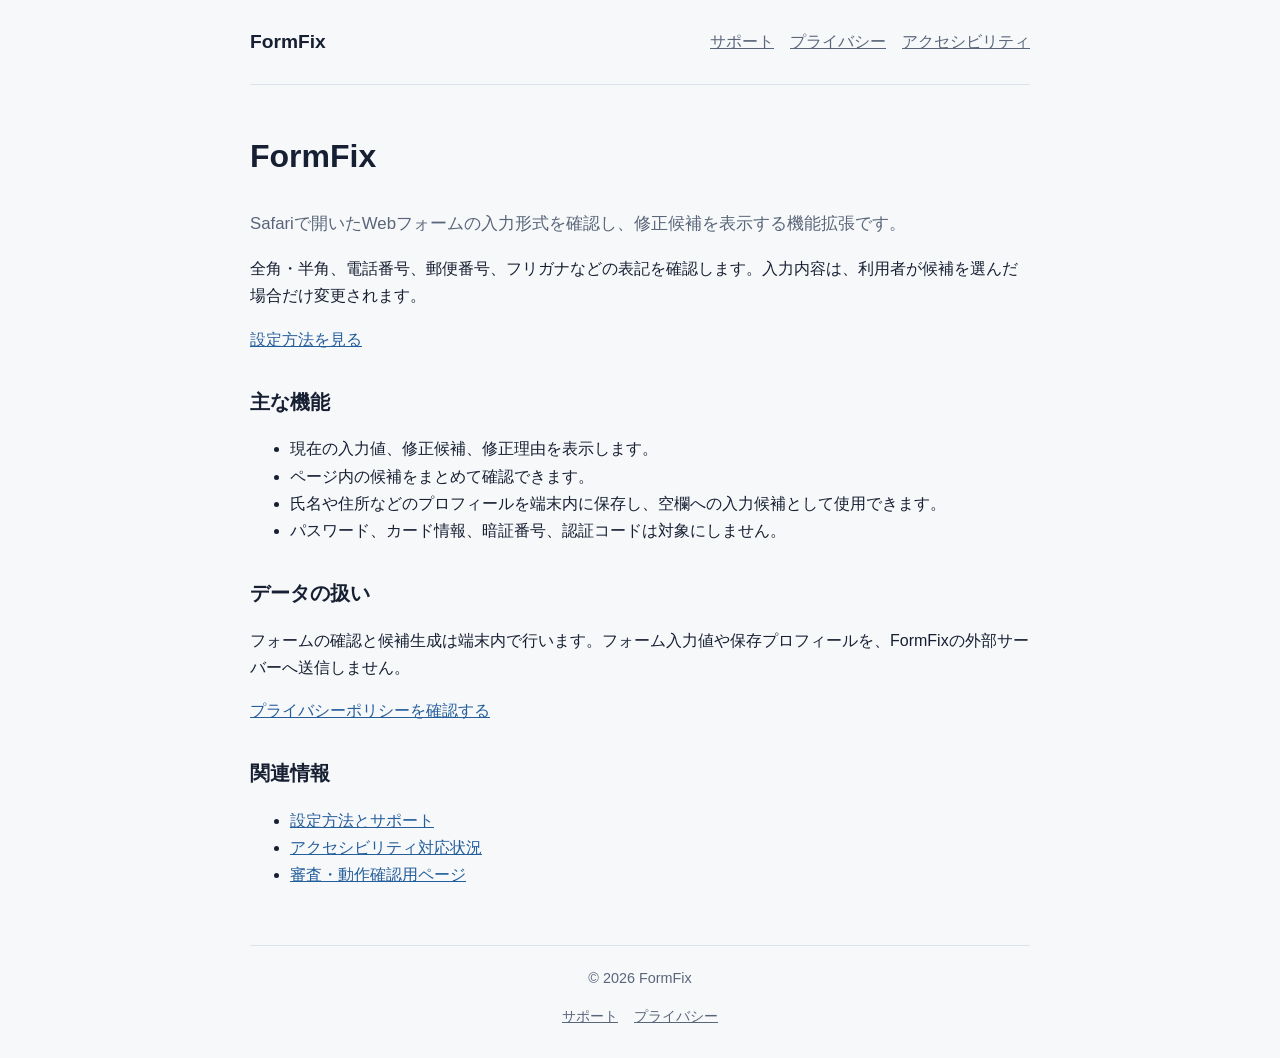
<file: index.html>
<!doctype html>
<html lang="ja">
<head>
  <meta charset="utf-8">
  <meta name="google-site-verification" content="TX9DQRNg291GeO9kcNChBLzNILjfZPvc0MrpP2U1xG0" />
  <meta name="viewport" content="width=device-width, initial-scale=1">
  <meta name="description" content="FormFixは、日本のWebフォームにある全角・半角、電話番号、郵便番号、フリガナなどの入力形式を確認するSafari機能拡張です。">
  <link rel="stylesheet" href="styles.css?v=20260927-3">
  <title>FormFix｜日本のWebフォーム入力を確認するSafari機能拡張</title>
</head>
<body>
  <header class="site-header">
    <a class="brand" href="index.html" aria-label="FormFix トップ">FormFix</a>
    <nav aria-label="主要メニュー">
      <a href="support.html">サポート</a>
      <a href="privacy.html">プライバシー</a>
      <a href="accessibility.html">アクセシビリティ</a>
    </nav>
  </header>
  <main class="home">
    <section class="intro">
      <h1>FormFix</h1>
      <p class="lead">Safariで開いたWebフォームの入力形式を確認し、修正候補を表示する機能拡張です。</p>
      <p>全角・半角、電話番号、郵便番号、フリガナなどの表記を確認します。入力内容は、利用者が候補を選んだ場合だけ変更されます。</p>
      <p><a href="support.html">設定方法を見る</a></p>
    </section>
    <section>
      <h2>主な機能</h2>
      <ul>
        <li>現在の入力値、修正候補、修正理由を表示します。</li>
        <li>ページ内の候補をまとめて確認できます。</li>
        <li>氏名や住所などのプロフィールを端末内に保存し、空欄への入力候補として使用できます。</li>
        <li>パスワード、カード情報、暗証番号、認証コードは対象にしません。</li>
      </ul>
    </section>
    <section>
      <h2>データの扱い</h2>
      <p>フォームの確認と候補生成は端末内で行います。フォーム入力値や保存プロフィールを、FormFixの外部サーバーへ送信しません。</p>
      <p><a href="privacy.html">プライバシーポリシーを確認する</a></p>
    </section>
    <section>
      <h2>関連情報</h2>
      <ul class="link-list">
        <li><a href="support.html">設定方法とサポート</a></li>
        <li><a href="accessibility.html">アクセシビリティ対応状況</a></li>
        <li><a href="review-test.html">審査・動作確認用ページ</a></li>
      </ul>
    </section>
  </main>
  <footer>
    <p>© 2026 FormFix</p>
    <div><a href="support.html">サポート</a><a href="privacy.html">プライバシー</a></div>
  </footer>
</body>
</html>
</file>
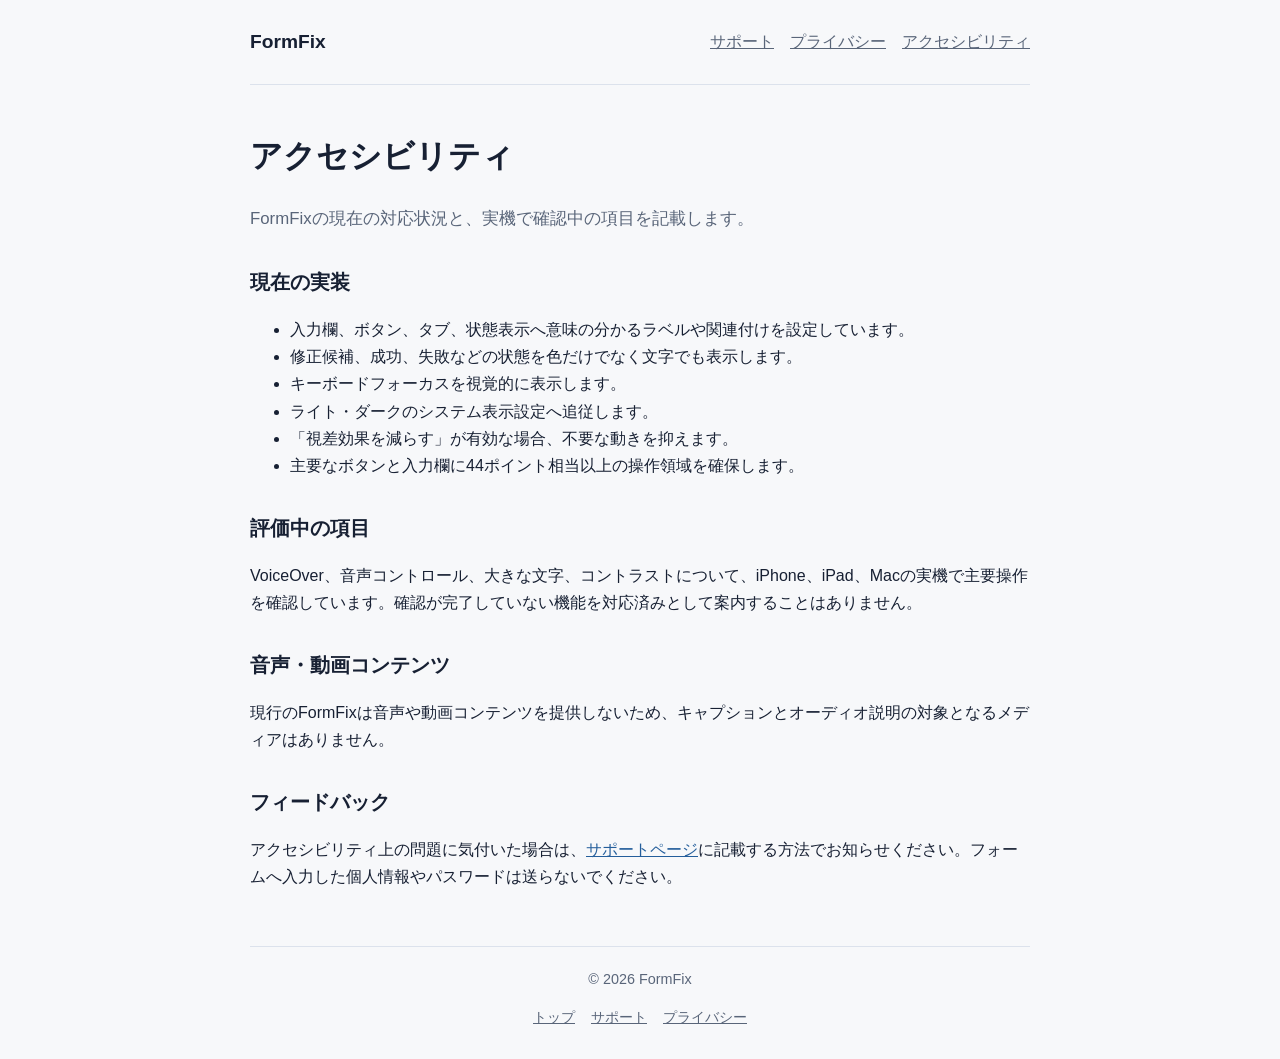
<file: accessibility.html>
<!doctype html>
<html lang="ja">
<head>
  <meta charset="utf-8">
  <meta name="viewport" content="width=device-width, initial-scale=1">
  <meta name="description" content="FormFixのアクセシビリティ対応状況">
  <link rel="stylesheet" href="styles.css?v=20260927-3">
  <title>アクセシビリティ | FormFix</title>
</head>
<body>
  <header class="site-header">
    <a class="brand" href="index.html">FormFix</a>
    <nav aria-label="主要メニュー">
      <a href="support.html">サポート</a>
      <a href="privacy.html">プライバシー</a>
      <a aria-current="page" href="accessibility.html">アクセシビリティ</a>
    </nav>
  </header>
  <main class="document">
    <h1>アクセシビリティ</h1>
    <p class="lead">FormFixの現在の対応状況と、実機で確認中の項目を記載します。</p>

    <section>
      <h2>現在の実装</h2>
      <ul>
        <li>入力欄、ボタン、タブ、状態表示へ意味の分かるラベルや関連付けを設定しています。</li>
        <li>修正候補、成功、失敗などの状態を色だけでなく文字でも表示します。</li>
        <li>キーボードフォーカスを視覚的に表示します。</li>
        <li>ライト・ダークのシステム表示設定へ追従します。</li>
        <li>「視差効果を減らす」が有効な場合、不要な動きを抑えます。</li>
        <li>主要なボタンと入力欄に44ポイント相当以上の操作領域を確保します。</li>
      </ul>
    </section>

    <section>
      <h2>評価中の項目</h2>
      <p>VoiceOver、音声コントロール、大きな文字、コントラストについて、iPhone、iPad、Macの実機で主要操作を確認しています。確認が完了していない機能を対応済みとして案内することはありません。</p>
    </section>

    <section>
      <h2>音声・動画コンテンツ</h2>
      <p>現行のFormFixは音声や動画コンテンツを提供しないため、キャプションとオーディオ説明の対象となるメディアはありません。</p>
    </section>

    <section>
      <h2>フィードバック</h2>
      <p>アクセシビリティ上の問題に気付いた場合は、<a href="support.html">サポートページ</a>に記載する方法でお知らせください。フォームへ入力した個人情報やパスワードは送らないでください。</p>
    </section>
  </main>
  <footer>
    <p>© 2026 FormFix</p>
    <div><a href="index.html">トップ</a><a href="support.html">サポート</a><a href="privacy.html">プライバシー</a></div>
  </footer>
</body>
</html>
</file>
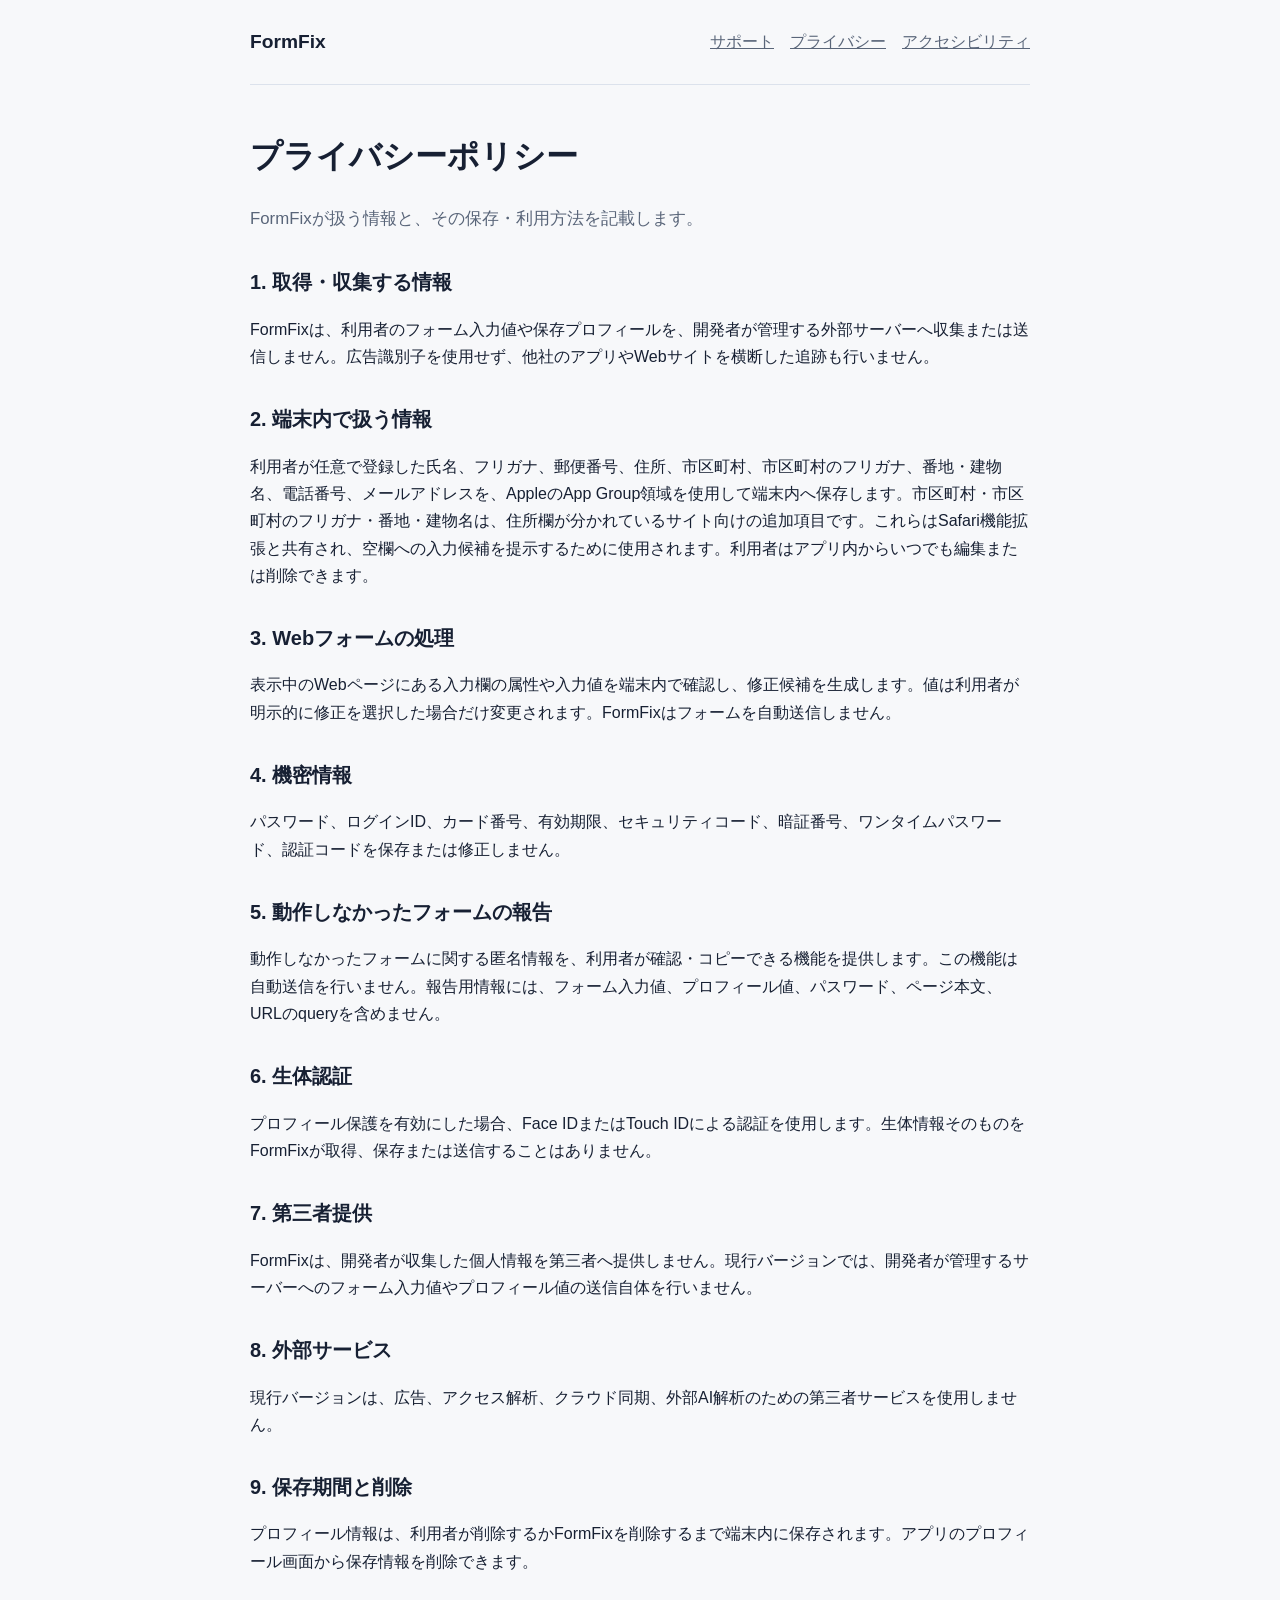
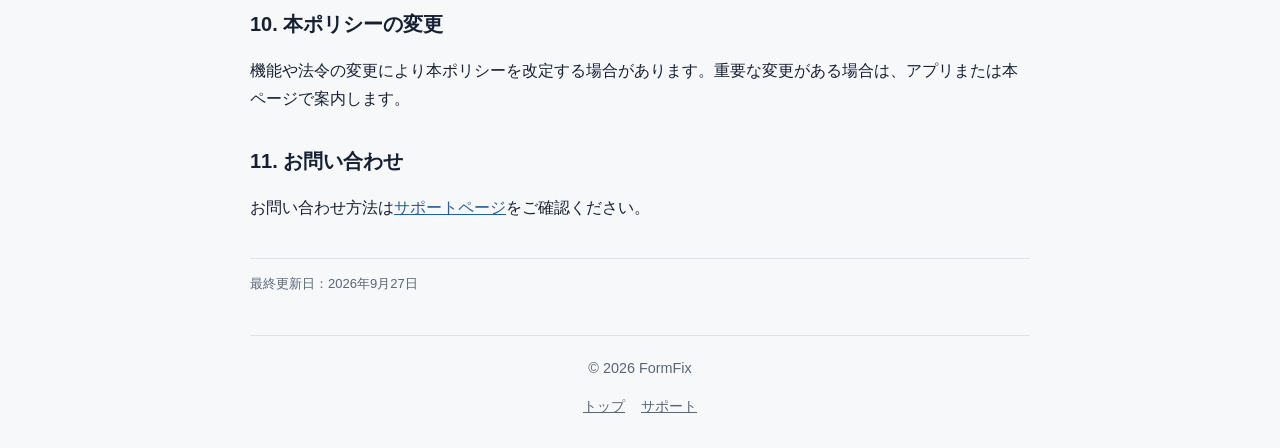
<file: privacy.html>
<!doctype html>
<html lang="ja">
<head>
  <meta charset="utf-8">
  <meta name="viewport" content="width=device-width, initial-scale=1">
  <meta name="description" content="FormFixのプライバシーポリシー">
  <link rel="stylesheet" href="styles.css?v=20260927-3">
  <title>プライバシーポリシー | FormFix</title>
</head>
<body>
  <header class="site-header">
    <a class="brand" href="index.html">FormFix</a>
    <nav aria-label="主要メニュー">
      <a href="support.html">サポート</a>
      <a aria-current="page" href="privacy.html">プライバシー</a>
      <a href="accessibility.html">アクセシビリティ</a>
    </nav>
  </header>
  <main class="document">
    <h1>プライバシーポリシー</h1>
    <p class="lead">FormFixが扱う情報と、その保存・利用方法を記載します。</p>

    <section><h2>1. 取得・収集する情報</h2><p>FormFixは、利用者のフォーム入力値や保存プロフィールを、開発者が管理する外部サーバーへ収集または送信しません。広告識別子を使用せず、他社のアプリやWebサイトを横断した追跡も行いません。</p></section>
    <section><h2>2. 端末内で扱う情報</h2><p>利用者が任意で登録した氏名、フリガナ、郵便番号、住所、市区町村、市区町村のフリガナ、番地・建物名、電話番号、メールアドレスを、AppleのApp Group領域を使用して端末内へ保存します。市区町村・市区町村のフリガナ・番地・建物名は、住所欄が分かれているサイト向けの追加項目です。これらはSafari機能拡張と共有され、空欄への入力候補を提示するために使用されます。利用者はアプリ内からいつでも編集または削除できます。</p></section>
    <section><h2>3. Webフォームの処理</h2><p>表示中のWebページにある入力欄の属性や入力値を端末内で確認し、修正候補を生成します。値は利用者が明示的に修正を選択した場合だけ変更されます。FormFixはフォームを自動送信しません。</p></section>
    <section><h2>4. 機密情報</h2><p>パスワード、ログインID、カード番号、有効期限、セキュリティコード、暗証番号、ワンタイムパスワード、認証コードを保存または修正しません。</p></section>
    <section><h2>5. 動作しなかったフォームの報告</h2><p>動作しなかったフォームに関する匿名情報を、利用者が確認・コピーできる機能を提供します。この機能は自動送信を行いません。報告用情報には、フォーム入力値、プロフィール値、パスワード、ページ本文、URLのqueryを含めません。</p></section>
    <section><h2>6. 生体認証</h2><p>プロフィール保護を有効にした場合、Face IDまたはTouch IDによる認証を使用します。生体情報そのものをFormFixが取得、保存または送信することはありません。</p></section>
    <section><h2>7. 第三者提供</h2><p>FormFixは、開発者が収集した個人情報を第三者へ提供しません。現行バージョンでは、開発者が管理するサーバーへのフォーム入力値やプロフィール値の送信自体を行いません。</p></section>
    <section><h2>8. 外部サービス</h2><p>現行バージョンは、広告、アクセス解析、クラウド同期、外部AI解析のための第三者サービスを使用しません。</p></section>
    <section><h2>9. 保存期間と削除</h2><p>プロフィール情報は、利用者が削除するかFormFixを削除するまで端末内に保存されます。アプリのプロフィール画面から保存情報を削除できます。</p></section>
    <section><h2>10. 本ポリシーの変更</h2><p>機能や法令の変更により本ポリシーを改定する場合があります。重要な変更がある場合は、アプリまたは本ページで案内します。</p></section>
    <section><h2>11. お問い合わせ</h2><p>お問い合わせ方法は<a href="support.html">サポートページ</a>をご確認ください。</p></section>
    <p class="policy-updated">最終更新日：2026年9月27日</p>
  </main>
  <footer>
    <p>© 2026 FormFix</p>
    <div><a href="index.html">トップ</a><a href="support.html">サポート</a></div>
  </footer>
</body>
</html>
</file>
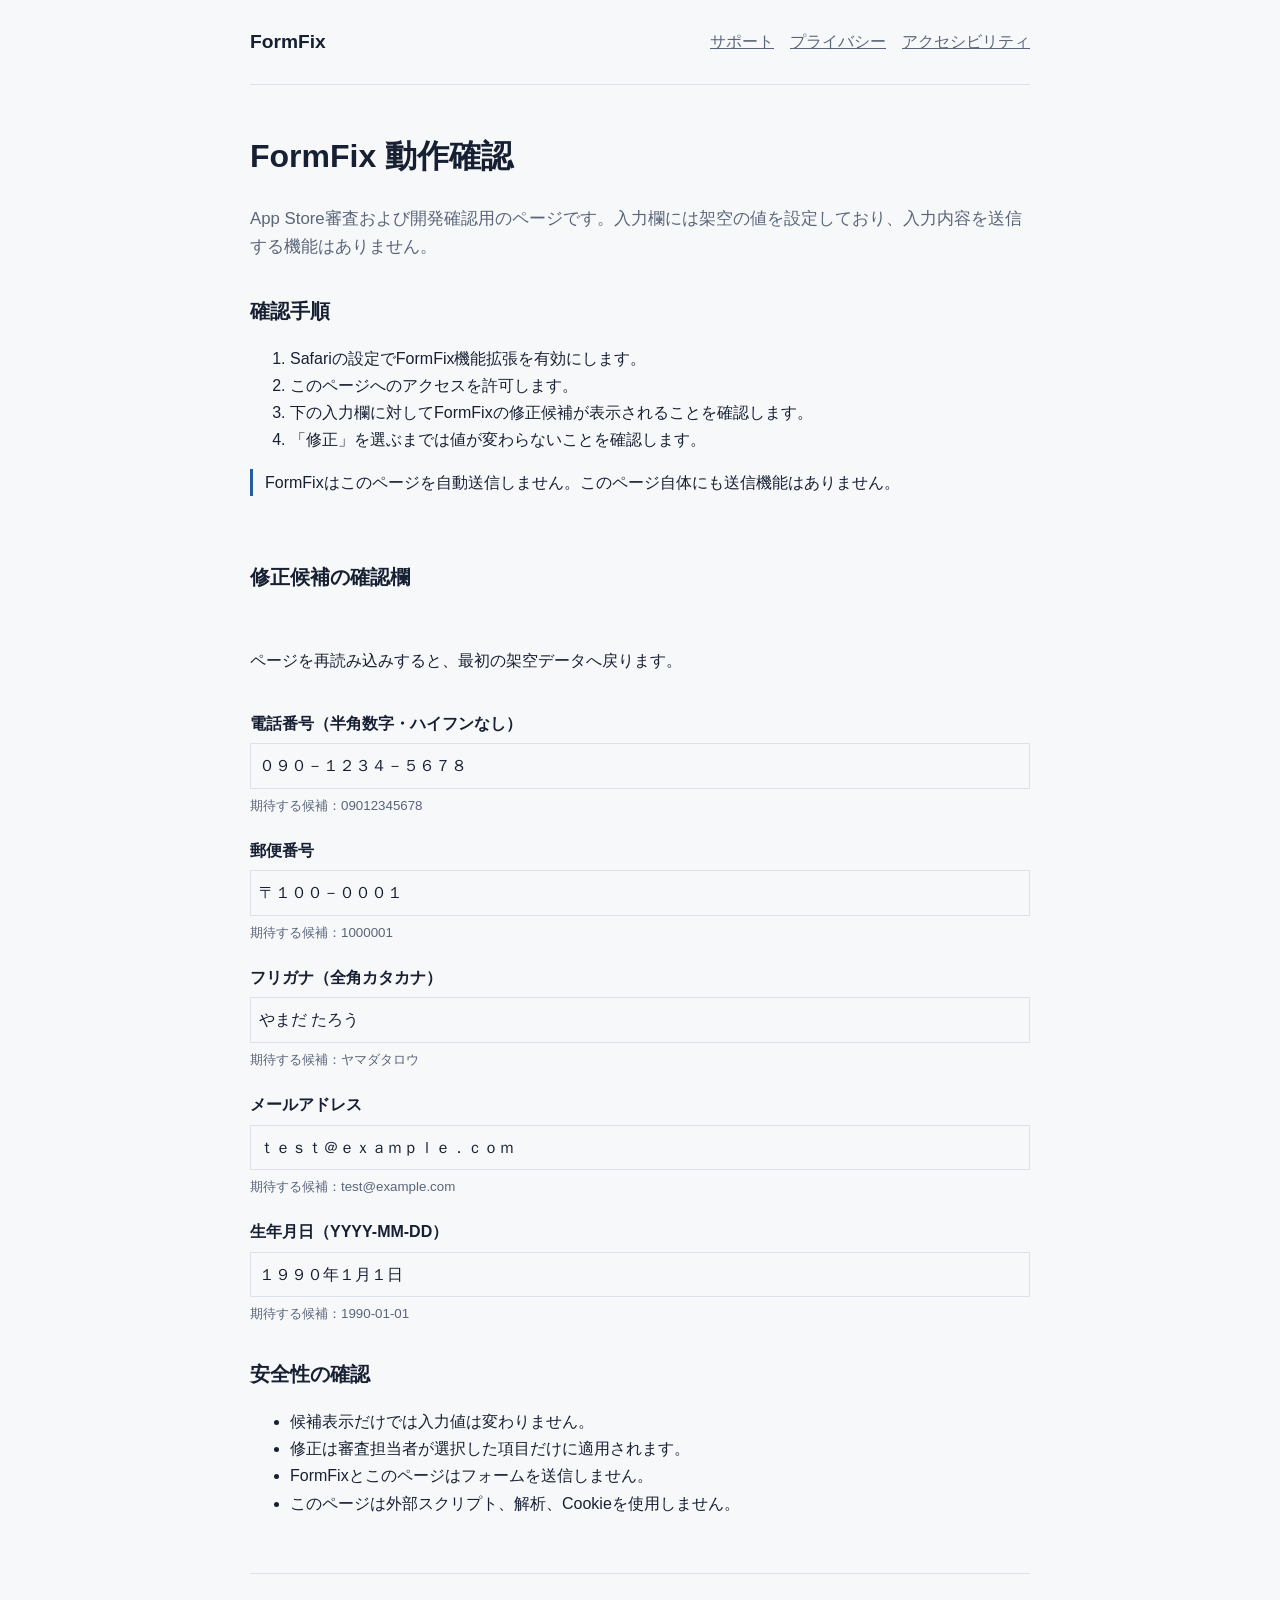
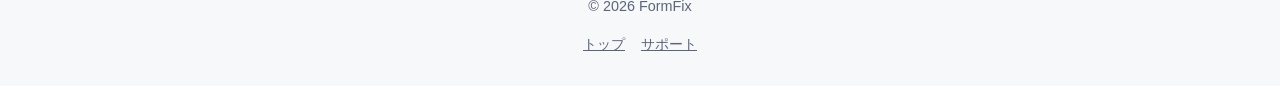
<file: review-test.html>
<!doctype html>
<html lang="ja">
<head>
  <meta charset="utf-8">
  <meta name="viewport" content="width=device-width, initial-scale=1">
  <meta name="description" content="App Store審査担当者向けFormFix動作確認ページ">
  <link rel="stylesheet" href="styles.css?v=20260927-3">
  <title>動作確認ページ | FormFix</title>
</head>
<body>
  <header class="site-header">
    <a class="brand" href="index.html">FormFix</a>
    <nav aria-label="主要メニュー">
      <a href="support.html">サポート</a>
      <a href="privacy.html">プライバシー</a>
      <a href="accessibility.html">アクセシビリティ</a>
    </nav>
  </header>
  <main class="document review-test">
    <h1>FormFix 動作確認</h1>
    <p class="lead">App Store審査および開発確認用のページです。入力欄には架空の値を設定しており、入力内容を送信する機能はありません。</p>

    <section aria-labelledby="review-steps-title">
      <h2 id="review-steps-title">確認手順</h2>
      <ol>
        <li>Safariの設定でFormFix機能拡張を有効にします。</li>
        <li>このページへのアクセスを許可します。</li>
        <li>下の入力欄に対してFormFixの修正候補が表示されることを確認します。</li>
        <li>「修正」を選ぶまでは値が変わらないことを確認します。</li>
      </ol>
      <p class="note">FormFixはこのページを自動送信しません。このページ自体にも送信機能はありません。</p>
    </section>

    <section class="test-fields" aria-labelledby="test-fields-title">
      <h2 id="test-fields-title">修正候補の確認欄</h2>
      <p>ページを再読み込みすると、最初の架空データへ戻ります。</p>
      <label>
        <span>電話番号（半角数字・ハイフンなし）</span>
        <input name="telephone" type="tel" inputmode="numeric" maxlength="11" value="０９０－１２３４－５６７８">
        <small>期待する候補：09012345678</small>
      </label>
      <label>
        <span>郵便番号</span>
        <input name="postal-code" autocomplete="postal-code" inputmode="numeric" value="〒１００－０００１">
        <small>期待する候補：1000001</small>
      </label>
      <label>
        <span>フリガナ（全角カタカナ）</span>
        <input name="name-kana" autocomplete="phonetic-name" value="やまだ たろう">
        <small>期待する候補：ヤマダタロウ</small>
      </label>
      <label>
        <span>メールアドレス</span>
        <input name="email" type="email" autocomplete="email" value="ｔｅｓｔ＠ｅｘａｍｐｌｅ．ｃｏｍ">
        <small>期待する候補：test@example.com</small>
      </label>
      <label>
        <span>生年月日（YYYY-MM-DD）</span>
        <input name="birth-date" inputmode="numeric" placeholder="YYYY-MM-DD" value="１９９０年１月１日">
        <small>期待する候補：1990-01-01</small>
      </label>
    </section>

    <section>
      <h2>安全性の確認</h2>
      <ul>
        <li>候補表示だけでは入力値は変わりません。</li>
        <li>修正は審査担当者が選択した項目だけに適用されます。</li>
        <li>FormFixとこのページはフォームを送信しません。</li>
        <li>このページは外部スクリプト、解析、Cookieを使用しません。</li>
      </ul>
    </section>
  </main>
  <footer>
    <p>© 2026 FormFix</p>
    <div><a href="index.html">トップ</a><a href="support.html">サポート</a></div>
  </footer>
</body>
</html>
</file>
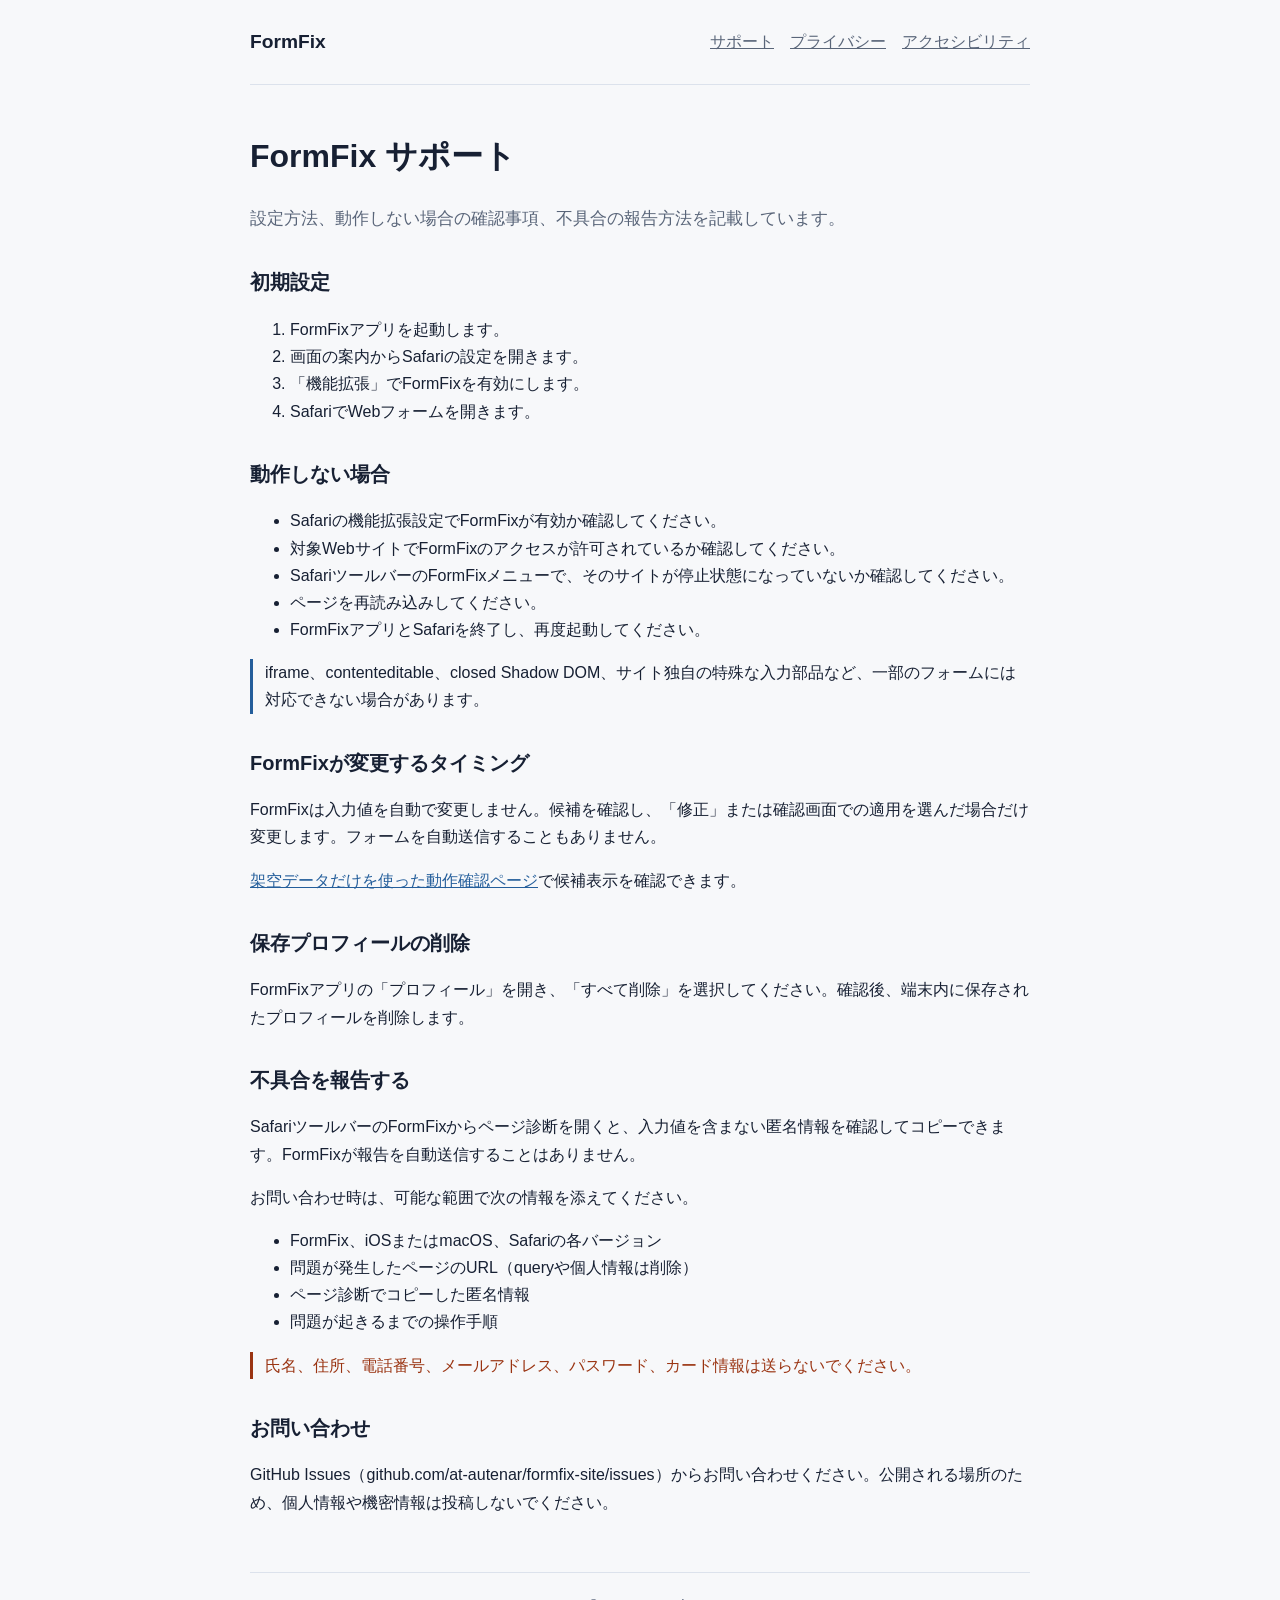
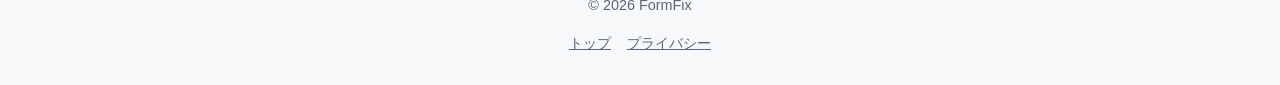
<file: support.html>
<!doctype html>
<html lang="ja">
<head>
  <meta charset="utf-8">
  <meta name="viewport" content="width=device-width, initial-scale=1">
  <meta name="description" content="FormFixの使い方、よくある問題、不具合報告の案内">
  <link rel="stylesheet" href="styles.css?v=20260927-3">
  <title>サポート | FormFix</title>
</head>
<body>
  <header class="site-header">
    <a class="brand" href="index.html">FormFix</a>
    <nav aria-label="主要メニュー">
      <a aria-current="page" href="support.html">サポート</a>
      <a href="privacy.html">プライバシー</a>
      <a href="accessibility.html">アクセシビリティ</a>
    </nav>
  </header>
  <main class="document">
    <h1>FormFix サポート</h1>
    <p class="lead">設定方法、動作しない場合の確認事項、不具合の報告方法を記載しています。</p>

    <section>
      <h2>初期設定</h2>
      <ol>
        <li>FormFixアプリを起動します。</li>
        <li>画面の案内からSafariの設定を開きます。</li>
        <li>「機能拡張」でFormFixを有効にします。</li>
        <li>SafariでWebフォームを開きます。</li>
      </ol>
    </section>

    <section>
      <h2>動作しない場合</h2>
      <ul>
        <li>Safariの機能拡張設定でFormFixが有効か確認してください。</li>
        <li>対象WebサイトでFormFixのアクセスが許可されているか確認してください。</li>
        <li>SafariツールバーのFormFixメニューで、そのサイトが停止状態になっていないか確認してください。</li>
        <li>ページを再読み込みしてください。</li>
        <li>FormFixアプリとSafariを終了し、再度起動してください。</li>
      </ul>
      <p class="note">iframe、contenteditable、closed Shadow DOM、サイト独自の特殊な入力部品など、一部のフォームには対応できない場合があります。</p>
    </section>

    <section>
      <h2>FormFixが変更するタイミング</h2>
      <p>FormFixは入力値を自動で変更しません。候補を確認し、「修正」または確認画面での適用を選んだ場合だけ変更します。フォームを自動送信することもありません。</p>
      <p><a href="review-test.html">架空データだけを使った動作確認ページ</a>で候補表示を確認できます。</p>
    </section>

    <section>
      <h2>保存プロフィールの削除</h2>
      <p>FormFixアプリの「プロフィール」を開き、「すべて削除」を選択してください。確認後、端末内に保存されたプロフィールを削除します。</p>
    </section>

    <section>
      <h2>不具合を報告する</h2>
      <p>SafariツールバーのFormFixからページ診断を開くと、入力値を含まない匿名情報を確認してコピーできます。FormFixが報告を自動送信することはありません。</p>
      <p>お問い合わせ時は、可能な範囲で次の情報を添えてください。</p>
      <ul>
        <li>FormFix、iOSまたはmacOS、Safariの各バージョン</li>
        <li>問題が発生したページのURL（queryや個人情報は削除）</li>
        <li>ページ診断でコピーした匿名情報</li>
        <li>問題が起きるまでの操作手順</li>
      </ul>
      <p class="warning">氏名、住所、電話番号、メールアドレス、パスワード、カード情報は送らないでください。</p>
    </section>

    <section>
      <h2>お問い合わせ</h2>
      <p>GitHub Issues（github.com/at-autenar/formfix-site/issues）からお問い合わせください。公開される場所のため、個人情報や機密情報は投稿しないでください。</p>
    </section>
  </main>
  <footer>
    <p>© 2026 FormFix</p>
    <div><a href="index.html">トップ</a><a href="privacy.html">プライバシー</a></div>
  </footer>
</body>
</html>
</file>
<file: styles.css>
:root {
  color-scheme: light dark;
  --accent: #245e9b;
  --background: #f7f8fa;
  --text: #172033;
  --muted: #596579;
  --line: #dce2ec;
  --warning: #9a3412;
}

* { box-sizing: border-box; }
html { font: 16px/1.7 -apple-system, BlinkMacSystemFont, "Hiragino Sans", "Yu Gothic", sans-serif; }
body { max-width: 820px; margin: 0 auto; padding: 0 20px; color: var(--text); background: var(--background); }
a { color: var(--accent); }
header, footer { padding: 20px 0; border-color: var(--line); }
header { display: flex; justify-content: space-between; align-items: center; border-bottom: 1px solid var(--line); }
nav, footer div { display: flex; flex-wrap: wrap; gap: 16px; }
.brand { color: var(--text); font-size: 1.2rem; font-weight: 700; text-decoration: none; }
.brand, nav a, footer a, .actions a { display: inline-flex; min-height: 44px; align-items: center; }
nav a, footer a { color: var(--muted); }
main { padding: 44px 0 40px; }
h1 { margin-top: 0; font-size: 2rem; }
h2 { margin-top: 2rem; font-size: 1.25rem; }
.lead { color: var(--muted); font-size: 1.05rem; }
section { margin-top: 2rem; }
.intro { margin-top: 0; }
.policy-updated { margin: 36px 0 0; padding-top: 14px; border-top: 1px solid var(--line); color: var(--muted); font-size: 0.8125rem; }
.note, .warning { padding-left: 12px; border-left: 3px solid var(--accent); }
.warning { border-left-color: var(--warning); color: var(--warning); }
.test-fields { display: grid; gap: 20px; }
.test-fields label { display: grid; gap: 6px; }
.test-fields label span { font-weight: 700; }
.test-fields input { width: 100%; min-height: 44px; padding: 8px; border: 1px solid var(--line); color: var(--text); background: var(--background); font: inherit; }
a:focus-visible, .test-fields input:focus-visible { outline: 3px solid var(--accent); outline-offset: 2px; }
.test-fields small { color: var(--muted); }
footer { border-top: 1px solid var(--line); color: var(--muted); font-size: 0.9rem; text-align: center; }
footer > p { margin: 0; }
footer > div { justify-content: center; margin-top: 4px; }

@media (max-width: 640px) {
  header { display: block; }
  nav { margin-top: 8px; }
}

@media (prefers-color-scheme: dark) {
  :root { --accent: #83b7ef; --background: #11151b; --text: #f3f6fb; --muted: #aeb8c8; --line: #303846; --warning: #fdba74; }
}
</file>
